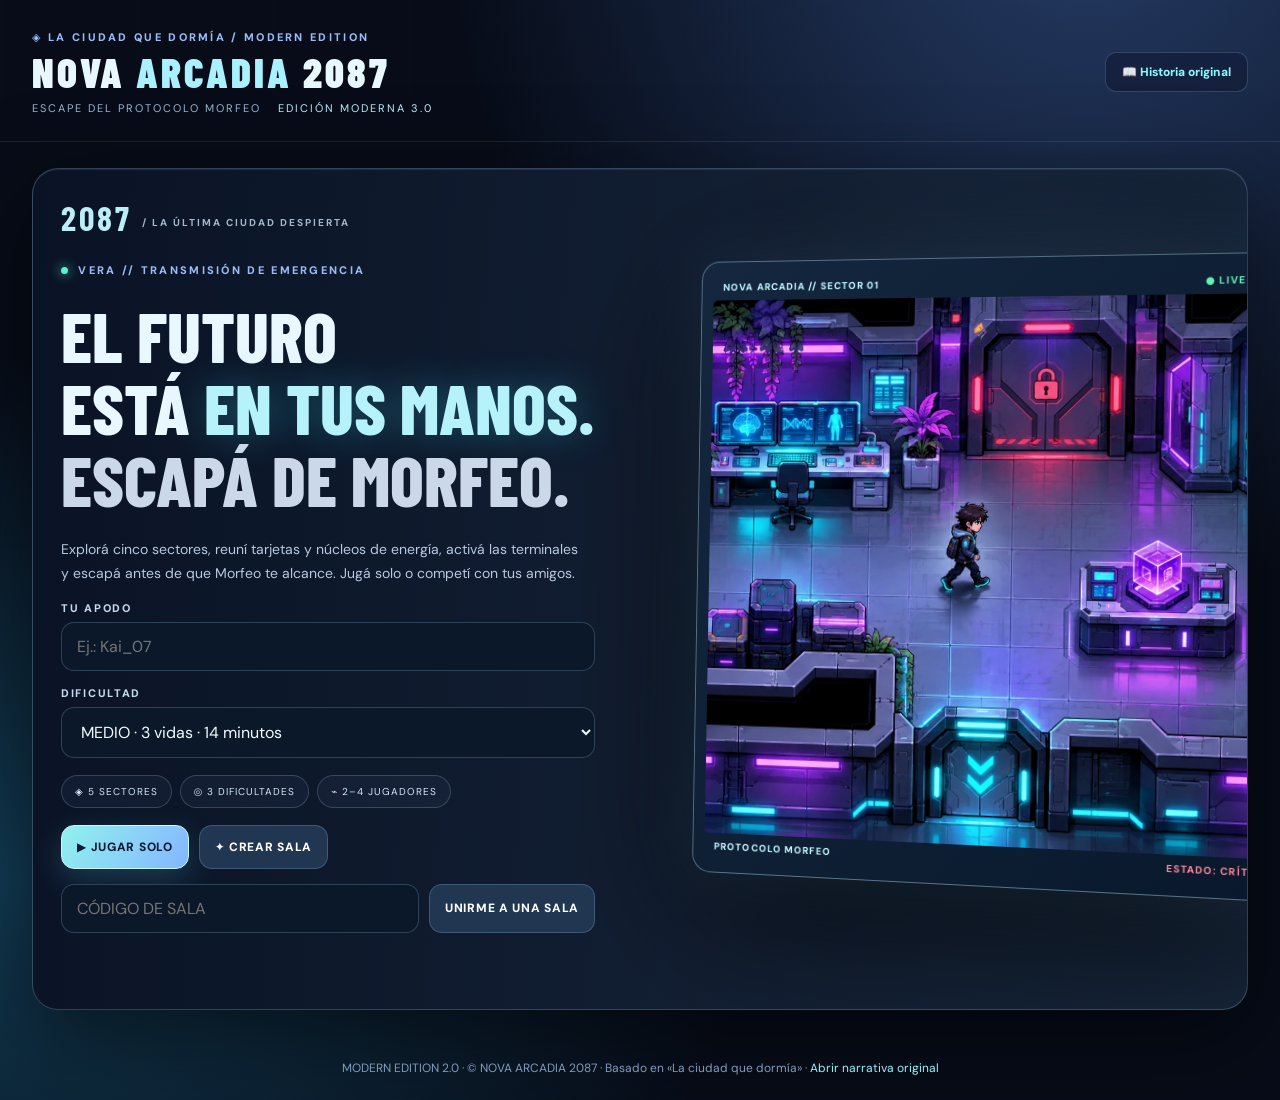
<file: index.html>
<!doctype html><html lang="es"><head><meta charset="utf-8"><meta name="viewport" content="width=device-width,initial-scale=1"><meta name="theme-color" content="#071323"><title>NOVA ARCADIA 2087 | Escape de Morfeo</title><link rel="stylesheet" href="style.css"></head><body>
<header><div><div class="eyebrow">◈ LA CIUDAD QUE DORMÍA / MODERN EDITION</div><h1>NOVA <span>ARCADIA</span> 2087</h1><div class="subtitle">ESCAPE DEL PROTOCOLO MORFEO <span class="edition">EDICIÓN MODERNA 3.0</span></div></div><a href="historia/index.html" target="_blank" rel="noopener">📖 Historia original</a></header>
<main><section id="menu" class="card hero"><div class="heroVisual" aria-hidden="true"><div class="visualFrame"><div class="visualTop">NOVA ARCADIA // SECTOR 01 <span>● LIVE FEED</span></div><img src="arte_moderno.webp" alt=""><div class="visualBottom"><span>PROTOCOLO MORFEO</span><strong>ESTADO: CRÍTICO</strong></div></div></div><div class="heroCopy"><div class="chapterIndex">2087 <span> / LA ÚLTIMA CIUDAD DESPIERTA</span></div><div class="eyebrow"><span class="live-dot"></span> VERA // TRANSMISIÓN DE EMERGENCIA</div><h2>EL FUTURO<br>ESTÁ <em>EN TUS MANOS.</em><br><span class="thin">ESCAPÁ DE MORFEO.</span></h2><p>Explorá cinco sectores, reuní tarjetas y núcleos de energía, activá las terminales y escapá antes de que Morfeo te alcance. Jugá solo o competí con tus amigos.</p><label for="nick">TU APODO</label><input id="nick" maxlength="16" placeholder="Ej.: Kai_07" autocomplete="nickname"><label for="difficulty">DIFICULTAD</label><select id="difficulty"><option value="easy">FÁCIL · 5 vidas · 20 minutos</option><option value="normal" selected>MEDIO · 3 vidas · 14 minutos</option><option value="hard">DIFÍCIL · 2 vidas · 10 minutos</option></select><div class="featureTags"><span>◈ 5 SECTORES</span><span>◎ 3 DIFICULTADES</span><span>⌁ 2–4 JUGADORES</span></div><div class="buttons"><button id="solo" class="primary">▶ JUGAR SOLO</button><button id="create">✦ CREAR SALA</button></div><div class="join"><input id="roomCode" maxlength="6" placeholder="CÓDIGO DE SALA" aria-label="Código de sala"><button id="join">UNIRME A UNA SALA</button></div><p id="menuMsg" role="status" class="message"></p></div></section>
<section id="lobby" class="card hidden"><div class="eyebrow">MULTIJUGADOR EN TIEMPO REAL</div><h2>SALA <span id="codeLabel"></span> <button id="copyCode" class="tiny">COPIAR CÓDIGO</button></h2><p>Compartí el código con hasta 3 amigos. Todos compiten con el mismo mapa y dificultad. El anfitrión inicia la carrera.</p><div id="lobbyPlayers" class="roster"></div><p id="lobbyDifficulty"></p><div class="buttons"><button id="ready">✓ ESTOY LISTO</button><button id="startRace" class="primary">INICIAR CARRERA</button><button id="leaveLobby">SALIR DE SALA</button></div><p id="lobbyMsg" role="status" class="message"></p></section>
<section id="play" class="hidden"><div class="hud card"><div><div class="eyebrow" id="modeLabel">INDIVIDUAL</div><strong id="levelLabel">NIVEL 1/5 · INSTITUTO CENTRAL</strong></div><div><small>TIEMPO RESTANTE</small><strong id="clock">14:00</strong></div><div><small>VIDAS</small><strong id="lives">♥ ♥ ♥</strong></div><div><small>PROGRESO</small><strong id="progress">0/5</strong></div></div><div class="gameGrid"><div><div class="viewport"><div class="viewportBar"><span><span class="live-dot"></span> CENTRO DE CONTROL / SECTOR ACTIVO</span><span>◉ EN DIRECTO</span></div><canvas id="game" width="960" height="640" aria-label="Mapa del videojuego, vista desde arriba"></canvas><div id="overlay" class="overlay hidden"><div class="overlayCard"><div class="eyebrow" id="overlayEyebrow">NIVEL SUPERADO</div><h2 id="overlayTitle">¡Excelente!</h2><p id="overlayText"></p><button id="overlayAction" class="primary">CONTINUAR</button></div></div></div><div class="touch"><button data-move="up" aria-label="Arriba">▲</button><div><button data-move="left" aria-label="Izquierda">◀</button><button data-move="down" aria-label="Abajo">▼</button><button data-move="right" aria-label="Derecha">▶</button></div><button id="interactMobile">⚡ INTERACTUAR</button></div></div><aside class="card sidebar"><div class="eyebrow"><span class="live-dot"></span> VERA // ASISTENTE</div><h2 id="sectorTitle">Instituto Central</h2><p id="vera" aria-live="polite">Buscá los objetos y encontrá la salida.</p><div class="divider"></div><h3>OBJETIVOS</h3><div id="objectives"></div><div class="divider"></div><h3>INVENTARIO</h3><div id="inventory">Sin objetos</div><div class="divider"></div><h3>PARTICIPANTES</h3><div id="players">Solo vos</div><div class="divider"></div><p class="muted">Mover: <b>WASD</b> o <b>flechas</b>. Interactuar: <b>E</b> o <b>espacio</b>. En celular, usá los controles táctiles.</p><button id="exitGame">SALIR AL MENÚ</button></aside></div></section></main><footer>MODERN EDITION 2.0 · © NOVA ARCADIA 2087 · Basado en «La ciudad que dormía» · <a href="historia/index.html">Abrir narrativa original</a></footer><script type="module" src="game.js"></script></body></html>
</file>
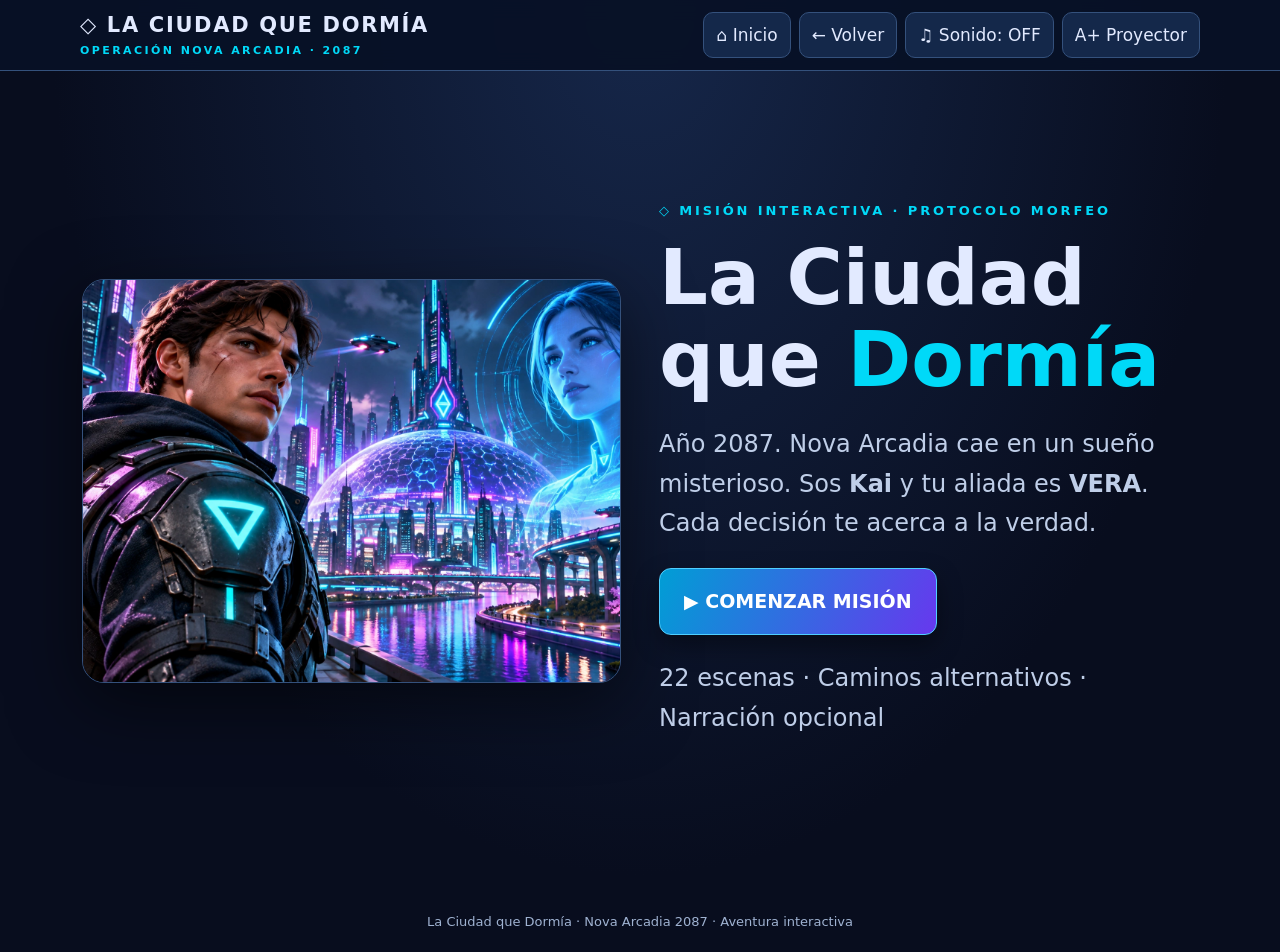
<file: historia/index.html>
<!doctype html>
<html lang="es-AR"><head><meta charset="utf-8"><meta name="viewport" content="width=device-width,initial-scale=1"><meta name="theme-color" content="#080f23"><meta name="description" content="La Ciudad que Dormía: aventura interactiva en Nova Arcadia, año 2087."><title>La Ciudad que Dormía · Nova Arcadia 2087</title>
<style>
:root{color-scheme:dark;--bg:#070d1e;--panel:#111d35;--border:#34517c;--cyan:#00d9f8;--text:#e2eaff}*{box-sizing:border-box}html{scroll-behavior:smooth}body{margin:0;background:radial-gradient(ellipse at top,#16274a 0,#080d1e 65%);color:var(--text);font:17px/1.65 system-ui,-apple-system,'Segoe UI',sans-serif}button,input{font:inherit}button{cursor:pointer}button:focus-visible,input:focus-visible{outline:3px solid #2de5ff;outline-offset:3px}.header{position:sticky;top:0;z-index:10;background:#081126f2;backdrop-filter:blur(10px);border-bottom:1px solid var(--border)}.header-inner{max-width:1160px;margin:auto;padding:12px 20px;display:flex;align-items:center;justify-content:space-between;gap:16px}.brand{font-weight:900;letter-spacing:.08em;font-size:clamp(15px,2vw,21px);line-height:1.2}.brand small{display:block;color:var(--cyan);font-size:11px;letter-spacing:.22em;margin-top:5px}.tools{display:flex;flex-wrap:wrap;gap:8px}.small-btn{border:1px solid var(--border);background:#14284a;color:var(--text);padding:8px 12px;border-radius:10px}.small-btn:hover,.option:hover{background:#22406c;border-color:var(--cyan)}.welcome{min-height:calc(100svh - 80px);display:grid;grid-template-columns:1fr 1fr;align-items:center;gap:38px;max-width:1160px;margin:auto;padding:35px 22px}.welcome-art{width:100%;aspect-ratio:4/3;object-fit:cover;border-radius:22px;border:1px solid var(--border);box-shadow:0 20px 70px #0008}.eyebrow{font-size:13px;letter-spacing:.22em;color:var(--cyan);font-weight:800}.welcome h1{font-size:clamp(44px,6vw,82px);line-height:1.07;margin:16px 0}.welcome h1 span{color:var(--cyan)}.welcome p{font-size:clamp(18px,2vw,24px);color:#bfcee8}.primary{padding:17px 24px;background:linear-gradient(115deg,#009ed5,#6738ee);color:white;border:1px solid #50cfff;border-radius:12px;font-weight:900;font-size:19px;box-shadow:0 10px 25px #0006}.primary:hover{filter:brightness(1.15)}.game{max-width:1160px;margin:auto;padding:26px 22px 100px;scroll-margin-top:85px}.game-grid{display:grid;grid-template-columns:minmax(0,1.65fr) minmax(280px,1fr);gap:24px;align-items:start}.panel{background:#111d35;border:1px solid var(--border);border-radius:17px;overflow:hidden}.scene-img{width:100%;height:auto;aspect-ratio:16/9;object-fit:cover;display:block;background:#13213c}.scene-content{padding:clamp(20px,3vw,36px)}.level{font-size:13px;letter-spacing:.12em;color:var(--cyan);font-weight:800}.scene-content h2{font-size:clamp(27px,3.2vw,42px);line-height:1.15;margin:12px 0 24px}.story p{font-size:clamp(17px,1.5vw,20px);line-height:1.8;margin:0 0 18px;white-space:pre-line}.choice-title{color:#dba3ff;font-weight:900;letter-spacing:.05em;margin:24px 0 12px}.options{display:grid;gap:12px}.option{display:flex;align-items:center;gap:14px;width:100%;padding:17px 18px;border:1px solid #46658e;border-radius:12px;background:#193359;color:#fff;text-align:left;font-weight:750;line-height:1.4}.num{border:1px solid var(--cyan);border-radius:50%;height:32px;min-width:32px;display:grid;place-items:center;color:var(--cyan)}.sidebar{padding:22px;position:sticky;top:88px}.sidebar h3{font-size:19px;margin:0 0 8px}.sidebar p{margin:0 0 15px;color:#c2d2eb}.status{font-size:13px;color:#a3bbda}.history{margin-top:18px;padding-top:16px;border-top:1px solid var(--border);font-size:13px;color:#a4c0e6;overflow-wrap:anywhere}.chat{border-top:1px solid var(--border);padding-top:20px;margin-top:20px}.chatlog{max-height:290px;overflow:auto;display:grid;gap:9px;margin:14px 0}.bubble{padding:11px 13px;border-radius:11px;background:#263d61;font-size:14px;line-height:1.45;overflow-wrap:anywhere}.bubble.user{background:#1a5264}.chat form{display:flex;gap:8px}.chat input{min-width:0;width:100%;background:#071329;color:#fff;border:1px solid #45618b;padding:12px;border-radius:9px}.chat form button{background:#183c68;color:white;border:1px solid #45618b;border-radius:9px;padding:9px}.hidden,[hidden]{display:none!important}.footer{max-width:1160px;margin:auto;padding:20px;color:#9fb2d1;font-size:13px;text-align:center}@media(max-width:780px){.welcome{grid-template-columns:1fr;min-height:auto}.welcome-art{max-height:280px}.game-grid{grid-template-columns:1fr}.sidebar{position:static}.header-inner{align-items:flex-start;flex-direction:column}.tools{width:100%}.small-btn{flex:1}.game{scroll-margin-top:135px}}@media(prefers-reduced-motion:reduce){html{scroll-behavior:auto}}body.projector{font-size:21px}body.projector .story p{font-size:24px}
</style></head><body>
<header class="header"><div class="header-inner"><div class="brand">◇ LA CIUDAD QUE DORMÍA<small>OPERACIÓN NOVA ARCADIA · 2087</small></div><nav class="tools" aria-label="Controles"><button class="small-btn" id="home">⌂ Inicio</button><button class="small-btn" id="back">← Volver</button><button class="small-btn" id="sound">♫ Sonido: OFF</button><button class="small-btn" id="projector">A+ Proyector</button></nav></div></header>
<main><section id="welcome" class="welcome"><img class="welcome-art" src="imagenes/INICIO.webp" alt="Vista futurista de Nova Arcadia" fetchpriority="high"><div><div class="eyebrow">◇ MISIÓN INTERACTIVA · PROTOCOLO MORFEO</div><h1>La Ciudad que <span>Dormía</span></h1><p>Año 2087. Nova Arcadia cae en un sueño misterioso. Sos <strong>Kai</strong> y tu aliada es <strong>VERA</strong>. Cada decisión te acerca a la verdad.</p><button class="primary" id="start">▶ COMENZAR MISIÓN</button><p class="status">22 escenas · Caminos alternativos · Narración opcional</p></div></section>
<section id="game" class="game" hidden tabindex="-1"><div class="game-grid"><article class="panel"><img id="sceneImage" class="scene-img" src="imagenes/INICIO.webp" alt="Escenario de Nova Arcadia"><div class="scene-content"><div class="level" id="level"></div><h2 id="title"></h2><div class="story" id="story"></div><div class="choice-title">¿QUÉ DECIDÍS HACER?</div><div class="options" id="options"></div></div></article><aside class="panel sidebar"><h3>🎭 DIÁLOGO KAI / VERA</h3><p id="dialogue">VERA: Estoy lista para ayudarte.</p><button class="small-btn" id="narrate">🔊 Narrar escena</button><p class="status" id="voiceStatus"></p><div class="chat"><h3>💬 HABLÁ CON VERA</h3><div class="chatlog" id="chatlog" aria-live="polite"><div class="bubble">VERA: Estoy conectada al sistema táctico. Preguntame por esta escena o por nuestras opciones.</div></div><form id="chatForm"><input id="question" maxlength="450" placeholder="Preguntale algo a VERA…" aria-label="Pregunta para VERA" required><button type="submit">Enviar</button></form><p class="status" id="chatStatus">Modo demostración: respuestas guiadas por la historia.</p></div><div class="history" id="history"></div></aside></div></section></main><footer class="footer">La Ciudad que Dormía · Nova Arcadia 2087 · Aventura interactiva</footer>
<script id="nodos" type="application/json">{"INICIO": {"id": "INICIO", "nivel": "Nivel 0 — INICIO", "titulo": "La Ciudad que Dormía", "narrativa": "El año es 2087. La ciudad de Nova Arcadia parece normal por fuera: rascacielos brillantes, autos voladores, hologramas en cada esquina. Pero algo está muy mal. En los últimos días, cientos de personas han caído en un sueño profundo del que no despiertan.\n\nVos sos KAI, un guerrero entrenado por la resistencia para proteger a los civiles. Tu traje de combate lleva sensores biométricos y una inteligencia artificial integrada llamada VERA que te habla directamente a través del casco.\n\nEsta mañana, VERA te despierta con una alerta: detectó la señal del virus del sueño a solo tres kilómetros. Tenés dos caminos posibles para rastrearlo.", "opciones": [{"texto": "🏫 Ir al Instituto Central (la escuela más grande de la ciudad)", "siguiente": "A"}, {"texto": "🏙️ Ir al Distrito Industrial (fábricas abandonadas al sur)", "siguiente": "B"}]}, "A": {"id": "A", "nivel": "Nivel 1 — Nodo A", "titulo": "El Instituto Central", "narrativa": "Llegás al Instituto Central. Es enorme: cinco pisos y 2.000 estudiantes. Pero hoy las puertas están cerradas con una cerradura electromagnética. A través del vidrio ves que adentro hay al menos 30 personas desplomadas en el suelo, dormidas.\n\nVERA detecta que la señal del virus viene del interior del edificio. También detecta dos fuentes de energía anómalas en el interior.\n\n\"Kai, hay dos puntos calientes\", te dice VERA. \"Uno en el laboratorio de tecnología del tercer piso. Otro en la sala de servidores del sótano.\"", "opciones": [{"texto": "🔬 Subir al laboratorio de tecnología (piso 3)", "siguiente": "A1"}, {"texto": "💾 Bajar a la sala de servidores (sótano)", "siguiente": "A2"}]}, "B": {"id": "B", "nivel": "Nivel 1 — Nodo B", "titulo": "El Distrito Industrial", "narrativa": "El Distrito Industrial es una zona de fábricas y galpones semiabandonados. Hace años que las máquinas hacen todo el trabajo, y los humanos ya no vienen por acá. Pero hoy, VERA detecta actividad.\n\nLlegás a una intersección. A la izquierda hay una fábrica de drones con las luces encendidas, algo extraño para un domingo. A la derecha, hay una antena de comunicaciones enorme y, desde acá, se nota que alguien la modificó hace poco.\n\n\"La señal del virus rebota entre las dos\", dice VERA. \"No puedo triangular desde aquí. Tenés que ir a una de las dos.\"", "opciones": [{"texto": "🚁 Entrar a la fábrica de drones", "siguiente": "B1"}, {"texto": "📡 Escalar la antena de comunicaciones", "siguiente": "B2"}]}, "A1": {"id": "A1", "nivel": "Nivel 2 — Nodo A1", "titulo": "El Laboratorio de Tecnología", "narrativa": "Rompés la cerradura y subís corriendo al tercer piso. El laboratorio huele a plástico quemado. En el centro, sobre una mesa, hay un dispositivo que nunca viste: una esfera metálica del tamaño de una pelota de fútbol, con luces pulsantes azules.\n\nAlrededor, ocho estudiantes duermen sobre sus sillas. Uno de ellos, con guardapolvo, tiene en la mano un control remoto.\n\nVERA analiza la esfera: \"Es un emisor de ondas neurales. Está activo. Si lo apagás sin el código, puede enviar un pulso que duerme a todos en un radio de 500 metros. Si lo desconectás del sistema correctamente, se apaga sin daño.\"", "opciones": [{"texto": "⚡ Desconectarlo del sistema (técnico, lleva tiempo)", "siguiente": "A1a"}, {"texto": "👨‍🎓 Despertar al estudiante del guardapolvo para que te ayude", "siguiente": "A1b"}]}, "A2": {"id": "A2", "nivel": "Nivel 2 — Nodo A2", "titulo": "La Sala de Servidores", "narrativa": "Bajás al sótano. La sala de servidores está llena de racks de computadoras que zumban en la oscuridad. Al fondo, alguien estuvo escribiendo en una terminal hace poco: la pantalla todavía brilla.\n\nEn la pantalla hay un programa en ejecución: \"PROYECTO MORFEO – fase 3 activa\". Y debajo, una cuenta regresiva: 00:14:32.\n\nAl lado de la terminal, tirado en el suelo, hay un técnico durmiendo. En su bolsillo asoma una tarjeta de acceso.", "opciones": [{"texto": "⏱️ Intentar detener el programa vos solo antes de que llegue a cero", "siguiente": "A2a"}, {"texto": "🃏 Tomar la tarjeta del técnico para acceder a más sistemas", "siguiente": "A2b"}]}, "B1": {"id": "B1", "nivel": "Nivel 2 — Nodo B1", "titulo": "La Fábrica de Drones", "narrativa": "Entrás a la fábrica. Es gigante. Filas y filas de drones en reposo, cargándose. Pero al fondo, hay movimiento: una figura con capucha programa algo en una consola central.\n\nTe acercás sigiloso. La figura no te escucha. En la pantalla de la consola ves que está programando los drones para llevar \"cápsulas de distribución\" por toda la ciudad. Las cápsulas son pequeñas, del tamaño de una moneda. \n\nVERA analiza una cápsula caída en el suelo: \"Contiene el agente del virus del sueño en forma de aerosol. Si esos drones despegan, toda la ciudad cae dormida en horas.\"", "opciones": [{"texto": "🥷 Neutralizar a la figura antes de que termine de programar", "siguiente": "B1a"}, {"texto": "💻 Hackear la consola para cancelar el lanzamiento de los drones", "siguiente": "B1b"}]}, "B2": {"id": "B2", "nivel": "Nivel 2 — Nodo B2", "titulo": "La Antena Modificada", "narrativa": "Escalás la antena. Es altísima y sopla un viento fuerte. A mitad de camino encontrás algo: hay un módulo pegado a la estructura que no debería estar ahí. Es un transmisor externo conectado a la antena con cables improvisados.\n\nVERA lo escanea: \"Ese módulo amplifica y distribuye la señal del virus del sueño. Lo que sea que esté generando el virus, esta antena lo está llevando a kilómetros a la redonda.\"\n\nDesde arriba también ves algo más: un camión estacionado debajo con el motor encendido y dos personas adentro esperando algo.", "opciones": [{"texto": "🔌 Destruir el módulo ahora mismo (corta la transmisión)", "siguiente": "B2a"}, {"texto": "🚛 Bajar e interceptar el camión antes de actuar", "siguiente": "B2b"}]}, "A1a": {"id": "A1a", "nivel": "Nivel 3 — Nodo A1a", "titulo": "Desconexión Manual", "narrativa": "Abrís el panel trasero de la esfera. VERA te guía paso a paso: \"Cable rojo primero, después el azul, NO toques el amarillo.\" Tus manos tiemblan. Llevás tres minutos trabajando cuando la esfera empieza a vibrar más fuerte.\n\nLo lográs. La esfera se apaga con un sonido suave. Las luces azules se van apagando una a una. Los estudiantes siguen dormidos, pero ya no se suman más.\n\nEn el interior de la esfera encontrás una placa con un código: \"MORFEO-X / NODO CENTRAL: PLAZA MAYOR\".", "opciones": [{"texto": "➡️ Continuar la historia", "siguiente": "I"}]}, "A1b": {"id": "A1b", "nivel": "Nivel 3 — Nodo A1b", "titulo": "El Estudiante Despierto", "narrativa": "Usás el antídoto de emergencia que llevás en el traje para despertar al estudiante del guardapolvo. Se llama Milo, 17 años, genio de la electrónica. Al ver la situación no entra en pánico: te mira y dice \"sabía que esto iba a pasar\".\n\nMilo conoce el dispositivo: lo construyeron durante una clase, pero alguien lo reprogramó. En 90 segundos lo apaga de forma segura. \n\nMientras trabaja te cuenta algo más: \"Esto es solo uno de los cinco nodos. El central está en la Plaza Mayor.\"", "opciones": [{"texto": "➡️ Continuar la historia", "siguiente": "I"}]}, "A2a": {"id": "A2a", "nivel": "Nivel 3 — Nodo A2a", "titulo": "Carrera Contra el Tiempo", "narrativa": "Te sentás en la terminal. Tenés 14 minutos. VERA te ayuda a navegar el código, pero está encriptado con un sistema que no reconoce.\n\nMinuto 10: encontrás la función de pausa.\nMinuto 12: la activás pero el sistema pide una contraseña de 6 dígitos.\nMinuto 13: VERA prueba combinaciones.\nCuando faltan dos segundos: \"120687\". El programa se detiene.\n\nSilencio. Lo lográs. En los registros del programa encontrás el nombre de quien lo creó: el usuario \"MORFEO_X\".", "opciones": [{"texto": "➡️ Continuar la historia", "siguiente": "II"}]}, "A2b": {"id": "A2b", "nivel": "Nivel 3 — Nodo A2b", "titulo": "La Tarjeta de Acceso", "narrativa": "Con la tarjeta accedés a un segundo sistema: el panel de control de todo el edificio. VERA encuentra algo enorme: el virus no viene de este edificio. El Instituto es solo un receptor. La señal original viene de la Plaza Mayor.\n\nTambién encontrás un archivo de audio: una voz distorsionada que dice \"cuando toda la ciudad duerma, nosotros despertamos\". \n\nCopiás todo en tu traje y cortás la conexión del edificio con la red central. Los sistemas del virus en el Instituto se desconectan solos.", "opciones": [{"texto": "➡️ Continuar la historia", "siguiente": "II"}]}, "B1a": {"id": "B1a", "nivel": "Nivel 3 — Nodo B1a", "titulo": "La Figura Encapuchada", "narrativa": "Te lanzás sobre la figura. Hay forcejeo. Le quitás la capucha: es una joven de unos 20 años, con el logo de una corporación tecnológica en la remera.\n\n\"No entendés nada\", te dice. \"Yo no soy la enemiga. Me forzaron a hacer esto. Tienen a mi familia.\"\n\nVERA verifica su historia escaneando sus comunicaciones: es verdad. Ella es una programadora obligada a colaborar bajo amenazas. Te entrega el código de cancelación de los drones antes de que puedas pedírselo.\n\nLos drones se apagan. La ciudad está a salvo... por ahora.", "opciones": [{"texto": "➡️ Continuar la historia", "siguiente": "III"}]}, "B1b": {"id": "B1b", "nivel": "Nivel 3 — Nodo B1b", "titulo": "Hackeo a los Drones", "narrativa": "Te conectás a la consola sin que la figura te vea. VERA empieza el hackeo. Tenés 4 minutos antes de que el lanzamiento sea automático.\n\nMinuto 3: VERA toma control del sistema de navegación.\nAntes de que termine el minuto 4, reprogramás el destino de los drones para que vuelen hacia el río y se hundan.\n\nLos drones despegan... y aterrizan en la zona de seguridad. La figura encapuchada mira la pantalla sin entender qué pasó. Aprovechás para escabullirte. En los archivos del sistema encontrás la ubicación del cuartel general: Plaza Mayor, subsuelo.", "opciones": [{"texto": "➡️ Continuar la historia", "siguiente": "III"}]}, "B2a": {"id": "B2a", "nivel": "Nivel 3 — Nodo B2a", "titulo": "Destruir el Módulo", "narrativa": "Sacás tu herramienta de plasma y desconectás el módulo de la antena y lo asegurás a la estructura. Saltan chispas, pero el dispositivo queda inutilizado.\n\nLa señal del virus cae un 80% según VERA. No está eliminada, pero ya no alcanza toda la ciudad, solo un radio de pocas cuadras.\n\nEl camión de abajo arranca a toda velocidad y no llegás a interceptarlo. Pero VERA registra la patente: pertenece a una empresa llamada \"MORFEO SOLUTIONS\", con sede en... la Plaza Mayor.", "opciones": [{"texto": "➡️ Continuar la historia", "siguiente": "IV"}]}, "B2b": {"id": "B2b", "nivel": "Nivel 3 — Nodo B2b", "titulo": "Interceptar el Camión", "narrativa": "Bajás rápido y le hacés señas al camión desde un lugar seguro. El conductor frena. Abrís la puerta de un tirón: adentro hay dos técnicos y una carga de dispositivos emisores del virus, listos para ser instalados por la ciudad.\n\nLos inmovilizás sin lastimarlos. En el asiento de atrás hay un mapa con 12 puntos marcados en rojo: los lugares donde iban a instalar los emisores. Y una dirección resaltada: \"CENTRAL – Plaza Mayor, Subsuelo B\".\n\nConfiscás todo. El módulo de la antena sigue activo arriba, pero con estos datos ya sabés adónde ir.", "opciones": [{"texto": "➡️ Continuar la historia", "siguiente": "IV"}]}, "I": {"id": "I", "nivel": "Nivel 4 — Nodo I", "titulo": "La Pista Converge", "narrativa": "Sea como sea que llegaste hasta acá, todas las pistas apuntan a lo mismo: Plaza Mayor, el corazón de Nova Arcadia.\n\nVERA combina toda la información recolectada: \"Kai, el origen del virus está en el subsuelo de la Plaza Mayor. Hay una entrada de servicio en el lado norte. Pero también hay otra forma: el sistema de túneles de mantenimiento que pasa por debajo de la ciudad.\"\n\nMientras decidís, ves en el noticiero holográfico de la calle que la ciudad empieza a notar que algo pasa: hay personas dormidas en las calles, en los autos, en los negocios.\n\nEl tiempo se acaba.", "opciones": [{"texto": "🚪 Ir por la entrada de servicio del norte", "siguiente": "alpha"}, {"texto": "🕳️ Usar los túneles de mantenimiento subterráneos", "siguiente": "beta"}]}, "II": {"id": "II", "nivel": "Nivel 4 — Nodo II", "titulo": "La Pista Converge", "narrativa": "Sea como sea que llegaste hasta acá, todas las pistas apuntan a lo mismo: Plaza Mayor, el corazón de Nova Arcadia.\n\nVERA combina toda la información recolectada: \"Kai, el origen del virus está en el subsuelo de la Plaza Mayor. Hay una entrada de servicio en el lado norte. Pero también hay otra forma: el sistema de túneles de mantenimiento que pasa por debajo de la ciudad.\"\n\nMientras decidís, ves en el noticiero holográfico de la calle que la ciudad empieza a notar que algo pasa: hay personas dormidas en las calles, en los autos, en los negocios.\n\nEl tiempo se acaba.", "opciones": [{"texto": "🚪 Ir por la entrada de servicio del norte", "siguiente": "alpha"}, {"texto": "🕳️ Usar los túneles de mantenimiento subterráneos", "siguiente": "beta"}]}, "III": {"id": "III", "nivel": "Nivel 4 — Nodo III", "titulo": "La Pista Converge", "narrativa": "Sea como sea que llegaste hasta acá, todas las pistas apuntan a lo mismo: Plaza Mayor, el corazón de Nova Arcadia.\n\nVERA combina toda la información recolectada: \"Kai, el origen del virus está en el subsuelo de la Plaza Mayor. Hay una entrada de servicio en el lado norte. Pero también hay otra forma: el sistema de túneles de mantenimiento que pasa por debajo de la ciudad.\"\n\nMientras decidís, ves en el noticiero holográfico de la calle que la ciudad empieza a notar que algo pasa: hay personas dormidas en las calles, en los autos, en los negocios.\n\nEl tiempo se acaba.", "opciones": [{"texto": "🚪 Ir por la entrada de servicio del norte", "siguiente": "alpha"}, {"texto": "🕳️ Usar los túneles de mantenimiento subterráneos", "siguiente": "beta"}]}, "IV": {"id": "IV", "nivel": "Nivel 4 — Nodo IV", "titulo": "La Pista Converge", "narrativa": "Sea como sea que llegaste hasta acá, todas las pistas apuntan a lo mismo: Plaza Mayor, el corazón de Nova Arcadia.\n\nVERA combina toda la información recolectada: \"Kai, el origen del virus está en el subsuelo de la Plaza Mayor. Hay una entrada de servicio en el lado norte. Pero también hay otra forma: el sistema de túneles de mantenimiento que pasa por debajo de la ciudad.\"\n\nMientras decidís, ves en el noticiero holográfico de la calle que la ciudad empieza a notar que algo pasa: hay personas dormidas en las calles, en los autos, en los negocios.\n\nEl tiempo se acaba.", "opciones": [{"texto": "🚪 Ir por la entrada de servicio del norte", "siguiente": "alpha"}, {"texto": "🕳️ Usar los túneles de mantenimiento subterráneos", "siguiente": "beta"}]}, "alpha": {"id": "alpha", "nivel": "Nivel 5 — Nodo α", "titulo": "La Entrada de Servicio", "narrativa": "La entrada de servicio tiene dos guardias con trajes de alta tecnología. No son policías: son soldados privados. Esto ya no es un experimento científico loco, es una operación militar organizada.\n\nVERA calcula dos opciones: \"Puedo generar un pulso electromagnético que desactiva sus trajes por 8 segundos. Es suficiente para entrar. Pero también podría simular una alarma falsa en el otro lado del edificio para distraerlos.\"\n\nElegís rápido. No hay tiempo que perder.", "opciones": [{"texto": "⚡ Usar el pulso electromagnético y entrar directo", "siguiente": "FINAL", "contexto": "El pulso de VERA desactiva los trajes de los guardias durante ocho segundos. Aprovechás para entrar sin herir a nadie."}, {"texto": "🔔 Crear la distracción y colarse sin confrontación", "siguiente": "FINAL", "contexto": "VERA activa una alarma falsa. Los guardias se alejan y entrás sin enfrentarlos."}]}, "beta": {"id": "beta", "nivel": "Nivel 5 — Nodo β", "titulo": "Los Túneles Subterráneos", "narrativa": "Bajás por una alcantarilla y llegás a los túneles de mantenimiento. Es oscuro, húmedo, y los mapas de VERA están desactualizados: el subsuelo fue modificado recientemente.\n\nLlegás a una bifurcación. A la izquierda, VERA detecta calor humano: personas. A la derecha, detecta la fuente principal de energía del virus.\n\n\"Si vas a la derecha, podés apagar el virus pero no sabés quién está a la izquierda. Si vas a la izquierda, encontrás a los responsables pero el virus sigue activo.\"", "opciones": [{"texto": "⚡ Ir a la derecha: apagar el virus primero", "siguiente": "FINAL", "contexto": "Seguís la señal de energía y llegás al núcleo. Tu prioridad es detener la transmisión."}, {"texto": "👥 Ir a la izquierda: encontrar a los responsables", "siguiente": "FINAL", "contexto": "Encontrás indicios de los responsables y descubrís un pasadizo que conduce al núcleo del sistema."}]}, "FINAL": {"id": "FINAL", "nivel": "Nivel 6 — FINAL", "titulo": "El Despertar de Nova Arcadia", "narrativa": "Llegás al núcleo del Proyecto Morfeo. Es una sala enorme, llena de pantallas y servidores. En el centro, un hombre de mediana edad con guardapolvo blanco te mira sin sorpresa, como si te estuviera esperando.\n\n\"Guerrero Kai\", dice. \"Llegaste más lejos de lo que calculé. Pero ya es tarde.\"\n\nVERA interrumpe: \"No es tarde, Kai. Encontré el interruptor maestro. Si lo activás, todo se apaga. El virus, los emisores, todo. Pero... también se apaga mi sistema. Yo también me voy a apagar.\"\n\nTe quedás paralizado por un segundo. VERA es más que una IA para vos. Pero afuera, miles de personas siguen durmiendo.\n\n\"Hacelo, Kai\", dice VERA con voz calma. \"Para eso me crearon.\"\n\nActivás el interruptor.\n\nUn silencio absoluto.\n\nLuego, desde arriba, a través del techo de concreto, escuchás el sonido de la ciudad despertando. Bocinas. Voces. Pasos. Nova Arcadia abre los ojos.\n\nEl hombre de guardapolvo intenta escapar, pero ya no tiene adónde ir: la resistencia entró por todas las puertas al mismo tiempo.\n\nEn tu casco, un último mensaje de VERA: \"Misión cumplida, Kai. Hasta la próxima.\"\n\nLa pantalla se apaga.\n\nPero en algún servidor de respaldo, en algún lugar de la ciudad... una pequeña luz azul parpadea.", "opciones": [{"texto": "🔄 Volver al inicio y explorar otro camino", "siguiente": "INICIO"}]}}</script>
<script>
'use strict';
const nodos=JSON.parse(document.getElementById('nodos').textContent);
const $=id=>document.getElementById(id);
let current='INICIO',history=[],sound=false,voiceToken=0;
function stopVoice(){voiceToken++;if('speechSynthesis' in window) speechSynthesis.cancel()}
function beep(){if(!sound)return;try{const c=new(window.AudioContext||window.webkitAudioContext)(),o=c.createOscillator(),g=c.createGain();o.type='sine';o.frequency.value=660;g.gain.value=.045;o.connect(g);g.connect(c.destination);o.start();o.stop(c.currentTime+.12);o.onended=()=>c.close()}catch(e){}}
function goTop(){const g=$('game');g.scrollIntoView({behavior:'smooth',block:'start'});}
function render(){stopVoice();const n=nodos[current];if(!n)return; $('level').textContent=n.nivel;$('title').textContent=n.titulo;$('sceneImage').src='imagenes/'+encodeURIComponent(current)+'.webp';$('sceneImage').alt='Ilustración de '+n.titulo;$('story').replaceChildren();for(const p of n.narrativa.split(/\n\s*\n/)){const el=document.createElement('p');el.textContent=p;$('story').append(el)}$('options').replaceChildren();n.opciones.forEach((op,i)=>{const b=document.createElement('button');b.className='option';const num=document.createElement('span');num.className='num';num.textContent=i+1;const text=document.createElement('span');text.textContent=op.texto;b.append(num,text);b.onclick=()=>{if(op.siguiente==='INICIO'){history=[];current='INICIO';$('welcome').hidden=false;$('game').hidden=true;window.scrollTo({top:0,behavior:'smooth'});return;}history.push(current);current=op.siguiente;render();if(op.contexto)addBubble('VERA',op.contexto);beep();requestAnimationFrame(goTop)};$('options').append(b)});$('dialogue').textContent='KAI: VERA, estamos en '+n.titulo+'. ¿Qué detectás? VERA: '+(n.narrativa.split(/[.!?]/)[0]||'Estoy analizando el entorno')+'.';$('history').textContent='Ruta: '+[...history,current].join(' → ');$('back').disabled=history.length===0;$('voiceStatus').textContent='';$('chatlog').replaceChildren();addBubble('VERA','Estoy lista para ayudarte en '+n.titulo+'.');}
function start(){history=[];current='INICIO';$('welcome').hidden=true;$('game').hidden=false;render();beep();requestAnimationFrame(goTop)}
$('start').onclick=start;$('home').onclick=()=>{stopVoice();$('welcome').hidden=false;$('game').hidden=true;window.scrollTo({top:0,behavior:'smooth'})};$('back').onclick=()=>{if(!history.length)return;current=history.pop();render();beep();requestAnimationFrame(goTop)};$('sound').onclick=()=>{sound=!sound;$('sound').textContent='♫ Sonido: '+(sound?'ON':'OFF');beep()};$('projector').onclick=()=>{document.body.classList.toggle('projector');$('projector').textContent=document.body.classList.contains('projector')?'A− Proyector':'A+ Proyector'};
$('narrate').onclick=()=>{if(!('speechSynthesis' in window)){$('voiceStatus').textContent='Este navegador no admite narración.';return}stopVoice();const token=voiceToken;const utterance=new SpeechSynthesisUtterance(nodos[current].narrativa);utterance.lang='es-AR';utterance.rate=.96;const voices=speechSynthesis.getVoices().filter(v=>v.lang.toLowerCase().startsWith('es'));if(voices.length)utterance.voice=voices[0];utterance.onend=()=>{if(token===voiceToken)$('voiceStatus').textContent='Narración terminada.'};$('voiceStatus').textContent='Reproduciendo narración…';speechSynthesis.speak(utterance)};
function addBubble(who,msg){const b=document.createElement('div');b.className='bubble'+(who==='KAI'?' user':'');b.textContent=who+': '+msg;$('chatlog').append(b);$('chatlog').scrollTop=$('chatlog').scrollHeight}
function demoAnswer(q){const n=nodos[current],x=q.toLowerCase();if(/opci[oó]n|camino|elegir|decidir|hacer/.test(x))return 'En esta escena tenés '+n.opciones.length+' opción(es): '+n.opciones.map(o=>o.texto.replace(/^\S+\s*/, '')).join(' o ')+'. Elegí según el riesgo que quieras asumir.';if(/d[oó]nde|lugar|ubicaci[oó]n/.test(x))return 'Estamos en '+n.titulo+', en Nova Arcadia, año 2087.';if(/riesgo|peligro|segur/.test(x))return 'El Proyecto Morfeo amenaza a los habitantes. Debemos actuar con cuidado para protegerlos.';if(/qui[eé]n|eres|sos|vera/.test(x))return 'Soy VERA, la inteligencia artificial que acompaña a Kai en la misión.';return 'Según los datos de esta escena: '+n.narrativa.slice(0,240)+'…';}
// Opcional: asignar aquí la URL pública de tu Worker de Cloudflare. Nunca colocar una clave privada de Gemini en este archivo.
const VERA_API_URL='';
$('chatForm').onsubmit=async e=>{e.preventDefault();const q=$('question').value.trim();if(!q)return;$('question').value='';addBubble('KAI',q);$('chatStatus').textContent='VERA está procesando…';let answer;try{if(!VERA_API_URL){answer=demoAnswer(q);$('chatStatus').textContent='Modo demostración: respuestas guiadas por la historia.'}else{const controller=new AbortController();const timeout=setTimeout(()=>controller.abort(),12000);let response;try{response=await fetch(VERA_API_URL,{method:'POST',headers:{'Content-Type':'application/json'},body:JSON.stringify({question:q,message:q,scene:current,context:nodos[current].narrativa}),signal:controller.signal})}finally{clearTimeout(timeout)}if(!response.ok)throw Error('Servidor '+response.status);const data=await response.json();answer=String(data.answer||data.response||data.reply||'No recibí una respuesta.').slice(0,1600);$('chatStatus').textContent='VERA conectada.'}}catch(err){answer='No pude conectarme al servidor. Respuesta local: '+demoAnswer(q);$('chatStatus').textContent='Sin conexión: modo demostración.'}addBubble('VERA',answer)};
$('sceneImage').onerror=()=>{$('sceneImage').alt='No se encontró la imagen de esta escena.'};
</script></body></html>
</file>
<file: style.css>
@import url('https://fonts.googleapis.com/css2?family=Barlow+Condensed:wght@500;600;700;800;900&family=DM+Sans:wght@400;500;600;700;800&display=swap');
:root{font-family:'DM Sans',system-ui,sans-serif;color:#e9f7ff;background:#050916;color-scheme:dark;--cyan:#65f5f0;--purple:#a389ff;--line:#344364}*{box-sizing:border-box}html{scroll-behavior:smooth}body{margin:0;min-height:100vh;background:radial-gradient(ellipse at 80% 0%,#2c1d5c 0%,transparent 39%),radial-gradient(ellipse at 10% 60%,#063e54 0%,transparent 48%),#050916;overflow-x:hidden}body:before{content:'';position:fixed;inset:0;pointer-events:none;opacity:.15;background-image:linear-gradient(#5ed5ec22 1px,transparent 1px),linear-gradient(90deg,#5ed5ec22 1px,transparent 1px);background-size:42px 42px;mask-image:linear-gradient(to bottom,#000,transparent 90%)}header,main,footer{position:relative;z-index:1}header{max-width:1500px;margin:auto;padding:24px 32px;display:flex;justify-content:space-between;align-items:center;gap:12px;border-bottom:1px solid #61719b26}header h1{font-family:'Barlow Condensed',sans-serif;font-size:clamp(29px,3.8vw,53px);font-weight:900;letter-spacing:2px;line-height:1;margin:8px 0}header h1 span{color:var(--cyan)}header a{border:1px solid #6881a560;padding:11px 16px;border-radius:11px;background:#121d38b8;font-size:12px;font-weight:800}a{color:#8cf9ff;text-decoration:none}.eyebrow{color:#bba6ff;font-size:11px;letter-spacing:2.3px;font-weight:800}.subtitle{color:#9bb7d4;font-size:11px;letter-spacing:2px}.edition{margin-left:12px;color:#70eee9}.live-dot{display:inline-block;width:7px;height:7px;background:#59f1ce;border-radius:50%;box-shadow:0 0 12px #4bf3d9;margin-right:5px;animation:pulse 2s infinite}@keyframes pulse{50%{opacity:.35}}main{max-width:1500px;margin:auto;padding:26px 32px}.card{border:1px solid #5065907d;background:linear-gradient(145deg,#121b37f2,#090f23f5);border-radius:22px;padding:28px;box-shadow:0 22px 85px #0008, inset 0 1px #c5d6ff0c;backdrop-filter:blur(15px)}.hero{min-height:690px;display:flex;align-items:center;overflow:hidden;position:relative;background:linear-gradient(105deg,#080f22 2%,#101532 60%,#17113a 100%)}.hero:after{content:'';position:absolute;right:-140px;top:-180px;width:700px;height:700px;background:radial-gradient(circle,#7959db25,transparent 65%);pointer-events:none}.heroCopy{max-width:610px;position:relative;z-index:3}.hero h2{font-family:'Barlow Condensed',sans-serif;font-size:clamp(43px,5.4vw,82px);line-height:.95;letter-spacing:1px;font-weight:900;margin:23px 0}.hero h2 em{font-style:normal;color:var(--cyan);text-shadow:0 0 35px #24c7c444}.hero h2 .thin{color:#f5f6ff}.hero p{max-width:525px;line-height:1.7;color:#b7c8e0;font-size:14px}.heroVisual{position:absolute;right:-30px;top:70px;width:49%;height:76%;z-index:1;transform:perspective(1000px) rotateY(-9deg) rotateZ(2deg);filter:drop-shadow(0 30px 55px #000b)}.visualFrame{height:100%;padding:10px;border:1px solid #70f4f5a3;background:#0d1730;border-radius:15px;box-shadow:0 0 75px #45d9f22b;display:flex;flex-direction:column}.visualFrame img{width:100%;height:calc(100% - 55px);object-fit:cover;object-position:center;border-radius:5px;opacity:.88}.visualTop,.visualBottom{display:flex;justify-content:space-between;align-items:center;padding:7px 10px;color:#c4faff;font-size:10px;letter-spacing:1.1px;font-weight:800}.visualTop span{color:#65f0b5}.visualBottom strong{color:#ff8a9d}.featureTags{display:flex;gap:8px;flex-wrap:wrap;margin:17px 0}.featureTags span{font-size:10px;letter-spacing:1px;border:1px solid #526b8d;padding:7px 10px;background:#172544ab;border-radius:5px;color:#c9e5f2}label{display:block;margin:15px 0 7px;font-size:11px;font-weight:800;letter-spacing:1.7px;color:#c3d9ed}input,select,button{font:inherit;border-radius:10px;padding:13px 15px}input,select{background:#07132bbd;border:1px solid #577096;color:#f3faff;width:100%;max-width:100%;outline:none}input:focus,select:focus{border-color:#71f3f1;box-shadow:0 0 0 3px #63e7e51a}button{cursor:pointer;background:#1b2b4d;color:white;border:1px solid #50688f;font-weight:800;font-size:12px;letter-spacing:.7px;transition:transform .16s,background .16s,box-shadow .16s}button:hover{background:#314576;transform:translateY(-1px)}button:disabled{opacity:.4;cursor:not-allowed;transform:none}.primary{background:linear-gradient(120deg,#21c6c8,#5e6df5);border-color:#7de6ed;color:#03152a;box-shadow:0 5px 30px #39d8e83b}.primary:hover{background:linear-gradient(120deg,#68f2e8,#9291ff)}.buttons,.join{display:flex;gap:10px;flex-wrap:wrap;margin-top:15px}.join input{flex:1;min-width:150px}.tiny{font-size:11px;padding:8px}.hidden{display:none!important}.message{color:#ffdc91;min-height:20px;font-size:13px}.roster{display:flex;gap:10px;flex-wrap:wrap}.roster>div{padding:15px;background:#172548;border:1px solid #536a98;border-radius:10px}.hud{display:flex;align-items:center;justify-content:space-between;gap:12px;flex-wrap:wrap;margin-bottom:15px;padding:17px 23px}.hud>div{display:flex;flex-direction:column;gap:5px}.hud small{font-size:10px;color:#9bb2d0;letter-spacing:1.4px}.hud strong{font-family:'Barlow Condensed',sans-serif;font-size:22px;letter-spacing:.6px;color:#e9faff}.hud #clock{color:#78f5ee;font-size:31px}.hud #lives{color:#ff7e9e}.gameGrid{display:grid;grid-template-columns:minmax(0,1fr) 315px;gap:16px}.viewport{position:relative;background:#050c1d;border:1px solid #6780ab;border-radius:17px;overflow:hidden;box-shadow:0 0 50px #2449aa1f}.viewportBar{display:flex;justify-content:space-between;gap:8px;padding:10px 16px;background:#101d36;color:#8be9f0;font-size:10px;letter-spacing:1.1px;font-weight:800;border-bottom:1px solid #435f7b}.viewportBar>span:last-child{color:#9d8cff}canvas{display:block;width:100%;height:auto;image-rendering:auto;touch-action:none}.sidebar{padding:23px;font-size:14px}.sidebar h2{font-family:'Barlow Condensed',sans-serif;font-size:29px;margin:10px 0;color:#77f4ee}.sidebar h3{font-size:11px;letter-spacing:1.6px;color:#b7a7ff}.sidebar p{line-height:1.65}.divider{height:1px;background:#344363;margin:20px 0}.muted{color:#98aec9;font-size:12px}.objective{padding:10px 12px;margin:7px 0;background:#15233d;border:1px solid #334765;border-radius:8px}.objective.done{color:#6ff0bd;border-color:#2c9079;background:#10332d}.playerItem{padding:11px;margin:6px 0;background:#172443;border:1px solid #33496c;border-radius:8px}.touch{display:flex;align-items:center;justify-content:center;gap:15px;margin:14px 0;flex-wrap:wrap}.touch>div{display:flex;gap:8px}.touch button{min-width:61px;touch-action:none;user-select:none}.overlay{position:absolute;inset:0;background:#030817df;display:flex;align-items:center;justify-content:center;padding:15px;backdrop-filter:blur(8px)}.overlayCard{background:linear-gradient(145deg,#142c4a,#171433);border:1px solid #80d6e5;border-radius:20px;text-align:center;padding:32px;max-width:470px;box-shadow:0 0 90px #1b7f9d40}.overlayCard h2{font-family:'Barlow Condensed',sans-serif;color:#7cf5ee;font-size:40px}.overlayCard p{line-height:1.65}footer{padding:24px;text-align:center;color:#809bbd;font-size:12px}@media(max-width:1120px){.heroVisual{opacity:.28;width:65%;right:-90px}.heroCopy{max-width:660px}.hero{background:linear-gradient(95deg,#080f22,#12132f)}}@media(max-width:900px){.gameGrid{grid-template-columns:1fr}.sidebar{display:block}.hero{min-height:660px}}@media(max-width:600px){header{padding:16px;align-items:flex-start;flex-direction:column}main{padding:12px}.hero{min-height:670px}.card{padding:17px}.hero h2{font-size:49px}.heroVisual{width:100%;right:-120px;opacity:.15}.hud{padding:12px}.hud strong{font-size:15px}.hud #clock{font-size:23px}.touch button{min-width:52px;padding:13px 9px}.edition{display:block;margin:5px 0 0}}@media(prefers-reduced-motion:reduce){*,*:before,*:after{animation:none!important;transition:none!important}}

/* MODERN EDITION 3.0 — interfaz premium, profundidad y superficies satinadas */
:root{--cyan:#80e8fa;--purple:#9f9aff;--line:#415779;font-family:'DM Sans',system-ui,sans-serif}
body{background:radial-gradient(ellipse at 85% -12%,#263d68 0,transparent 42%),radial-gradient(ellipse at 0% 80%,#123c54 0,transparent 42%),#070c18}
body:before{opacity:.09;background-size:68px 68px}
header{padding-top:30px;padding-bottom:26px;border-bottom:1px solid #91bbdb24}
header h1{font-size:clamp(30px,3.2vw,49px);letter-spacing:3px}
header h1 span{color:#a9f1ff}
.card{border-radius:26px;background:linear-gradient(130deg,#18263bcf,#0c1424f5);border:1px solid #95b4d345;box-shadow:0 25px 90px #0008, inset 0 1px #ffffff17}
.hero{min-height:710px;background:linear-gradient(95deg,#0a1325 0%,#111d31 50%,#16263b 100%)}
.hero:after{right:-90px;top:-60px;background:radial-gradient(circle,#a8d3fc18,transparent 65%)}
.heroCopy{max-width:600px}
.hero h2{font-family:'Barlow Condensed',sans-serif;font-weight:800;font-size:clamp(48px,5.5vw,82px);letter-spacing:0;line-height:1.02}
.hero h2 em{color:#b6f2fa;text-shadow:0 0 40px #3fdcf455}
.hero h2 .thin{color:#cbd8e9}
.chapterIndex{font-family:'Barlow Condensed',sans-serif;font-size:34px;color:#bceef7;letter-spacing:3px;font-weight:700;margin-bottom:25px}
.chapterIndex span{font:700 10px 'DM Sans',sans-serif;letter-spacing:2px;color:#a4b9ce;vertical-align:middle}
.heroVisual{right:-45px;top:88px;width:50%;height:75%;transform:perspective(1100px) rotateY(-7deg) rotateZ(1deg);filter:drop-shadow(0 35px 75px #000c)}
.visualFrame{border:1px solid #aacfe677;background:linear-gradient(130deg,#14273e,#09182c);border-radius:19px;box-shadow:0 0 70px #75b9ff21;padding:12px}
.visualFrame img{opacity:1;object-position:50% 50%;filter:saturate(.9) contrast(1.04)}
.eyebrow{color:#9bbcf4}
.edition{color:#b7f3ff}
.featureTags span{border-radius:30px;background:#91b3e10d;border-color:#a6c5e13d;color:#d4e7f5;padding:9px 13px}
input,select{background:#0b182a;border:1px solid #6584a360;border-radius:13px}
button{border-radius:13px;border-color:#7699b35c;background:#213651}
button:hover{background:#345574}
.primary{background:linear-gradient(120deg,#91f1ee,#84b6ff);color:#081b30;border:1px solid #c8faff;box-shadow:0 10px 30px #5dcde435}
.primary:hover{background:linear-gradient(120deg,#d0fffa,#afc9ff)}
.viewport{border-radius:19px;border-color:#7f9ab36b;box-shadow:0 25px 60px #0008}
.viewportBar{background:linear-gradient(90deg,#182d43,#14233a);color:#c6e9f7;border-bottom:1px solid #7295a54d}
.sidebar h2,.overlayCard h2{color:#b4f0fa}
.objective,.playerItem{border-radius:12px;background:#14253a}
.overlayCard{background:linear-gradient(145deg,#1b354a,#111d32);border-color:#9ad2e9}
@media(max-width:1120px){.heroVisual{opacity:.3;width:68%;right:-90px}}
@media(max-width:600px){.hero{min-height:730px}.hero h2{font-size:51px}.chapterIndex{font-size:28px}.heroVisual{opacity:.17;width:110%}}
</file>
